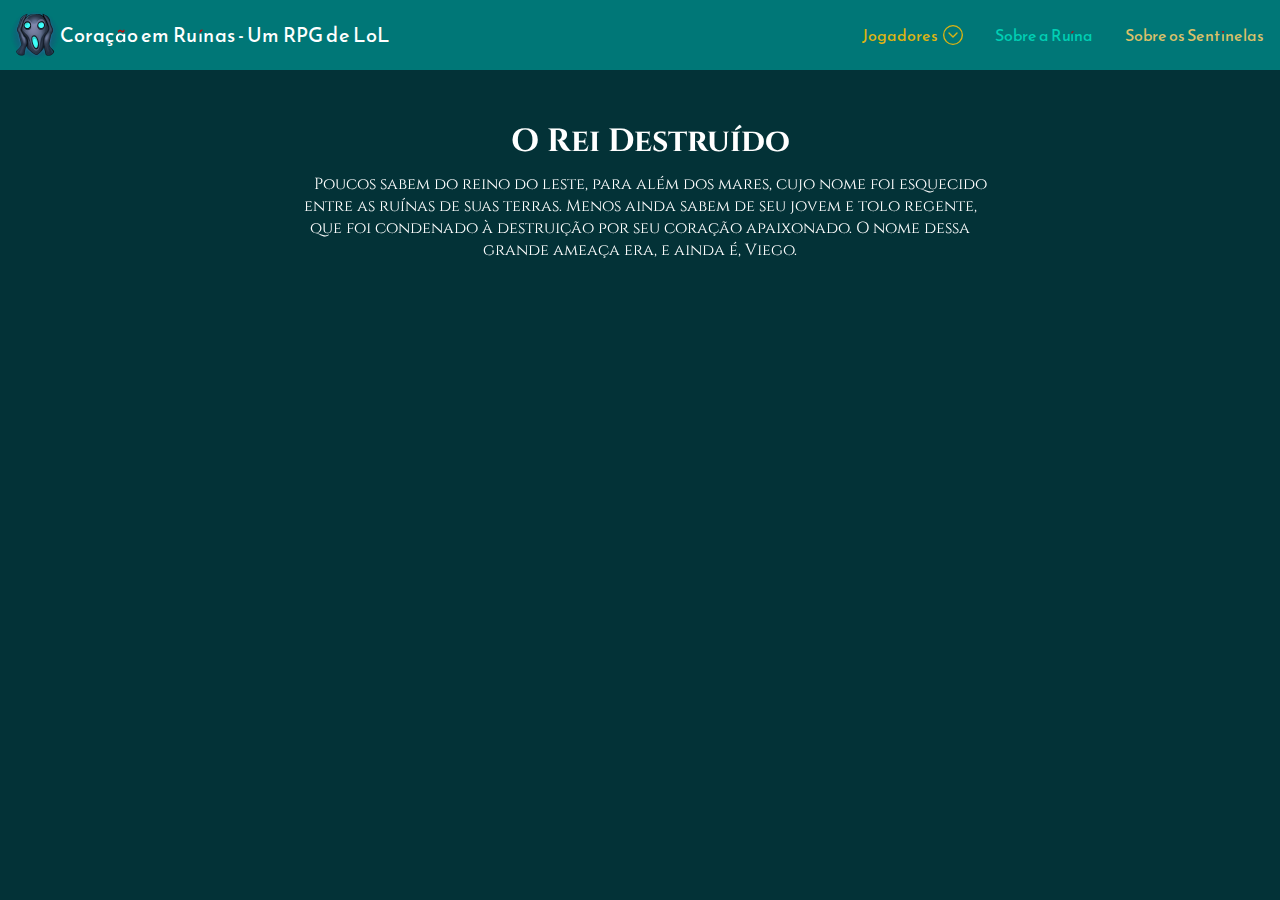
<file: index.html>
<!DOCTYPE html>
<html lang="pt-br">
<head>
    <meta charset="UTF-8">
    <meta http-equiv="X-UA-Compatible" content="IE=edge">
    <meta name="viewport" content="width=device-width, initial-scale=1.0">
    <title>Coração em Ruínas</title>
    <link rel="shortcut icon" href="images/favicon1.ico" type="image/x-icon">
    <link href="https://unpkg.com/aos@2.3.1/dist/aos.css" rel="stylesheet"> <!--CSS de animação JS-->
    <link rel="stylesheet" href="css/style.css">
    <link rel="stylesheet" href="css/idsclss.css">
    <link rel="stylesheet" href="css/unicss.css">
</head>
<body>

    <script src="https://unpkg.com/aos@2.3.1/dist/aos.js"></script>
    <script>
        AOS.init();
    </script> <!--JS de animação JS-->

    <header>
        <div>
            <img src="images/labelimg.png" alt="img" width="50px">
            <p>
                Coração em Ruínas - Um RPG de LoL
            </p>
        </div> 
        <nav>
            <ul>
                <li id="jgs"><span id="gamb">Jogadores <img src="svg/down.svg" alt="down" width="20px"></span>
                    <ul>
                        <li><a href="html/jogadores/akshan.html">Akshan</a></li>
                        <li><a href="html/jogadores/jinx.html">Jinx</a></li>
                        <li><a href="html/jogadores/lux.html">Lux</a></li>
                        <li><a href="html/jogadores/ogaih.html">ogaiH</a></li>
                        <li><a href="html/jogadores/sett.html">Sett</a></li>
                        <li><a href="html/jogadores/vayne.html">Vayne</a></li>
                        <li><a href="html/jogadores/yasuo.html">Yasuo</a></li>
                    </ul>
                </li>
                <li id="sobrui"><a href="html/sobrearuina.html">Sobre a Ruína</a></li>
                <li id="sobsent"><a href="html/sobreossentinelas.html">Sobre os Sentinelas</a></li>
            </ul>
        </nav>
    </header>
    <main>
        <section id="firtxt" data-aos="fade-up" data-aos-duration="1500">
            <h1>O Rei Destruído</h1>
            <p>Poucos sabem do reino do leste, para além dos mares, cujo nome foi esquecido entre as ruínas de suas terras. Menos ainda sabem de seu jovem e tolo regente, que foi condenado à destruição por seu coração apaixonado. O nome dessa grande ameaça era, e ainda é, Viego.
            </p>
        </section>
    </main>
    <footer>

    </footer>
</body>
</html>
</file>
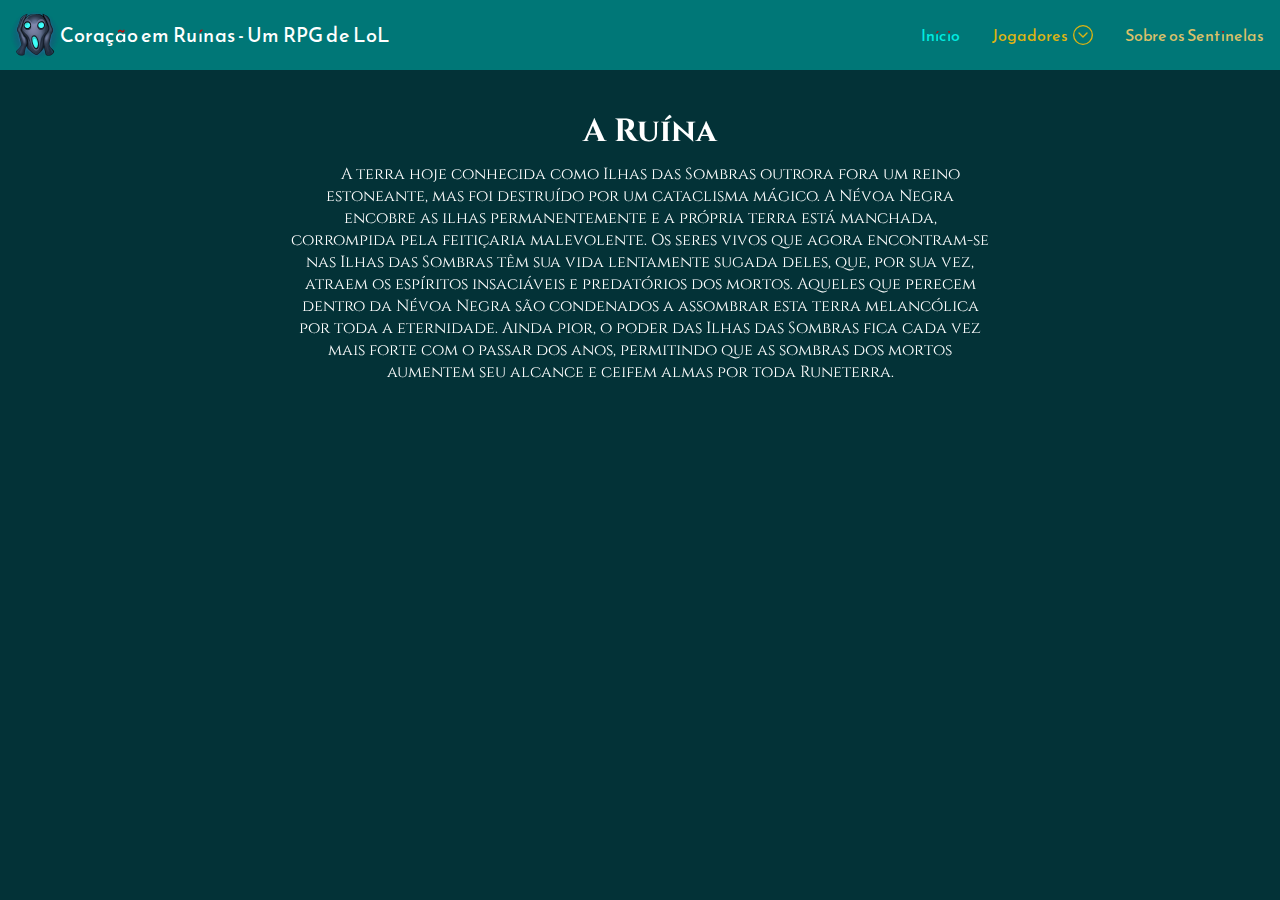
<file: html/sobrearuina.html>
<!DOCTYPE html>
<html lang="pt-br">
<head>
    <meta charset="UTF-8">
    <meta http-equiv="X-UA-Compatible" content="IE=edge">
    <meta name="viewport" content="width=device-width, initial-scale=1.0">
    <title>Coração em Ruínas</title>
    <link rel="shortcut icon" href="../images/favicon1.ico" type="image/x-icon">
    <link href="https://unpkg.com/aos@2.3.1/dist/aos.css" rel="stylesheet"> <!--CSS de animação JS-->
    <link rel="stylesheet" href="../unicss.css">
    <style>
            @charset "UTF-8";

            body {
                background-color: #033237;
            }

            header {
                background-color: #007777;
            }

            h1 {
                text-align: center;
                font-family: "Cinzel";
            }

            #firtxt {
                width: 700px;
                padding: 20px;
                margin: 20px auto;

                display: flex;
                flex-direction: column;
                gap: 10px;

                text-align: center;
                text-indent: 20px;
            }

            #firtxt p {
                font-family: "Cinzel";
            }
    </style>
</head>
<body>

    <script src="https://unpkg.com/aos@2.3.1/dist/aos.js"></script>
    <script>
        AOS.init();
    </script> <!--JS de animação JS-->

    <header>
        <div>
            <img src="../images/labelimg.png" alt="img" width="50px">
            <p>
                Coração em Ruínas - Um RPG de LoL
            </p>
        </div> 
        <nav>
            <ul>
                <li id="ini"><a href="../../index.html">Início</a></li>
                <li id="jgs"><span id="gamb">Jogadores <img src="../svg/down.svg" alt="down" width="20px"></span>
                    <ul>
                        <li><a href="jogadores/akshan.html">Akshan</a></li>
                        <li><a href="jogadores/jinx.html">Jinx</a></li>
                        <li><a href="jogadores/lux.html">Lux</a></li>
                        <li><a href="jogadores/ogaih.html">ogaiH</a></li>
                        <li><a href="jogadores/sett.html">Sett</a></li>
                        <li><a href="jogadores/vayne.html">Vayne</a></li>
                        <li><a href="jogadores/yasuo.html">Yasuo</a></li>
                    </ul>
                </li>
                <li id="sobsent"><a href="sobreossentinelas.html">Sobre os Sentinelas</a></li>
            </ul>
        </nav>
    </header>
    <main>
        <section id="firtxt" data-aos="fade-up" data-aos-duration="1500">
            <h1>A Ruína</h1>
            <p>A terra hoje conhecida como Ilhas das Sombras outrora fora um reino estoneante, mas foi destruído por um cataclisma mágico. A Névoa Negra encobre as ilhas permanentemente e a própria terra está manchada, corrompida pela feitiçaria malevolente. Os seres vivos que agora encontram-se nas Ilhas das Sombras têm sua vida lentamente sugada deles, que, por sua vez, atraem os espíritos insaciáveis e predatórios dos mortos. Aqueles que perecem dentro da Névoa Negra são condenados a assombrar esta terra melancólica por toda a eternidade. Ainda pior, o poder das Ilhas das Sombras fica cada vez mais forte com o passar dos anos, permitindo que as sombras dos mortos aumentem seu alcance e ceifem almas por toda Runeterra.</p>
        </section>
    </main>
    <footer>

    </footer>
</body>
</html>
</file>
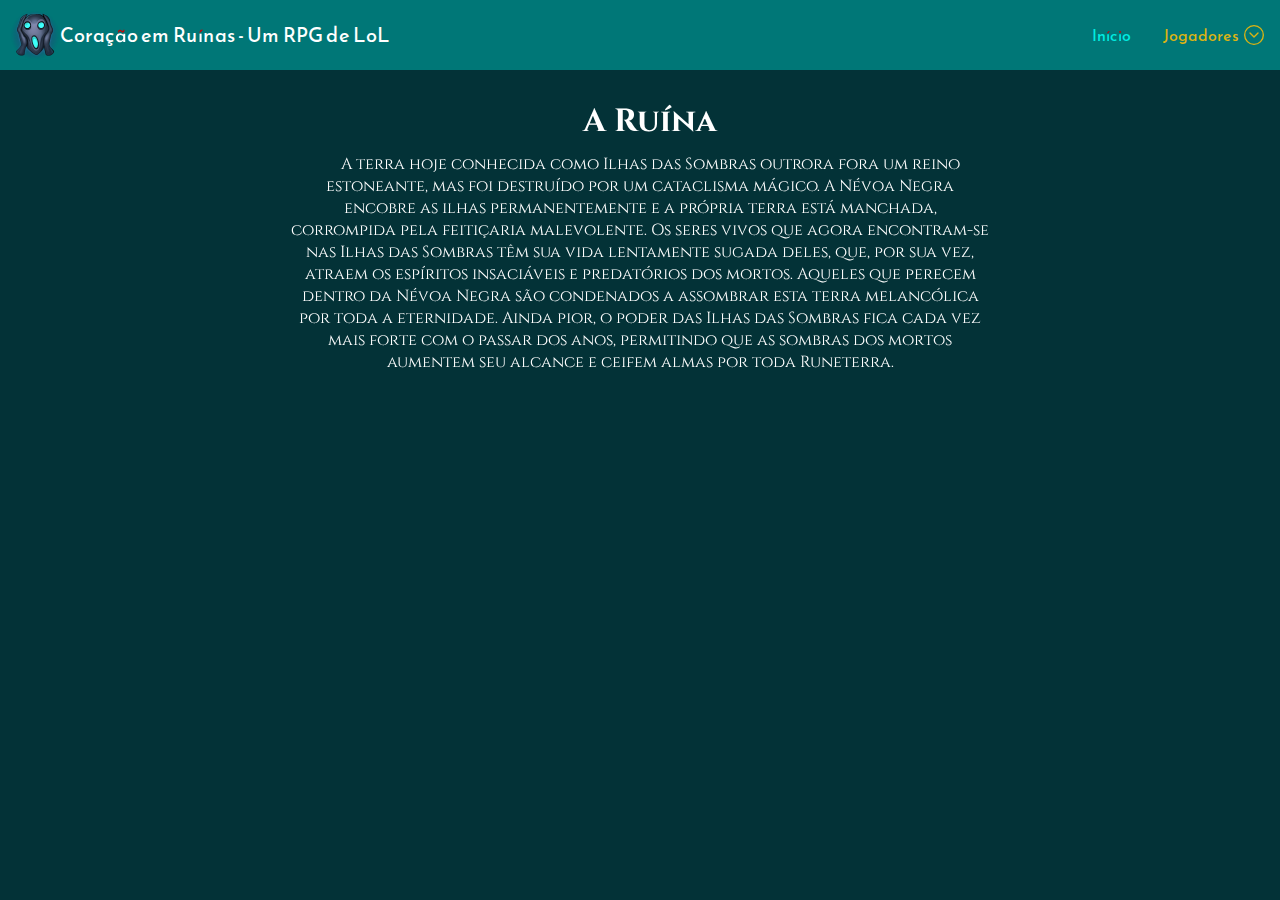
<file: html/sobreossentinelas.html>
<!DOCTYPE html>
<html lang="pt-br">
<head>
    <meta charset="UTF-8">
    <meta http-equiv="X-UA-Compatible" content="IE=edge">
    <meta name="viewport" content="width=device-width, initial-scale=1.0">
    <title>Coração em Ruínas</title>
    <link rel="shortcut icon" href="../images/favicon1.ico" type="image/x-icon">
    <link href="https://unpkg.com/aos@2.3.1/dist/aos.css" rel="stylesheet"> <!--CSS de animação JS-->
    <link rel="stylesheet" href="../unicss.css">
    <style>
            @charset "UTF-8";

            body {
                background-color: #033237;
            }

            header {
                background-color: #007777;
            }

            h1 {
                text-align: center;
                font-family: "Cinzel";
            }

            #firtxt {
                width: 700px;
                padding: 20px;
                margin: 10px auto;

                display: flex;
                flex-direction: column;
                gap: 10px;

                text-align: center;
                text-indent: 20px;
            }

            #firtxt p {
                font-family: "Cinzel";
            }
    </style>
</head>
<body>

    <script src="https://unpkg.com/aos@2.3.1/dist/aos.js"></script>
    <script>
        AOS.init();
    </script> <!--JS de animação JS-->

    <header>
        <div>
            <img src="../images/labelimg.png" alt="img" width="50px">
            <p>
                Coração em Ruínas - Um RPG de LoL
            </p>
        </div> 
        <nav>
            <ul>
                <li id="ini"><a href="../index.html">Início</a></li>
                <li id="jgs"><span id="gamb">Jogadores <img src="../svg/down.svg" alt="down" width="20px"></span>
                    <ul>
                        <li><a href="jogadores/akshan.html">Akshan</a></li>
                        <li><a href="jogadores/jinx.html">Jinx</a></li>
                        <li><a href="jogadores/lux.html">Lux</a></li>
                        <li><a href="jogadores/ogaih.html">ogaiH</a></li>
                        <li><a href="jogadores/sett.html">Sett</a></li>
                        <li><a href="jogadores/vayne.html">Vayne</a></li>
                        <li><a href="jogadores/yasuo.html">Yasuo</a></li>
                    </ul>
                </li>
            </ul>
        </nav>
    </header>
    <main>
        <section id="firtxt" data-aos="fade-up" data-aos-duration="1500">
            <h1>A Ruína</h1>
            <p>A terra hoje conhecida como Ilhas das Sombras outrora fora um reino estoneante, mas foi destruído por um cataclisma mágico. A Névoa Negra encobre as ilhas permanentemente e a própria terra está manchada, corrompida pela feitiçaria malevolente. Os seres vivos que agora encontram-se nas Ilhas das Sombras têm sua vida lentamente sugada deles, que, por sua vez, atraem os espíritos insaciáveis e predatórios dos mortos. Aqueles que perecem dentro da Névoa Negra são condenados a assombrar esta terra melancólica por toda a eternidade. Ainda pior, o poder das Ilhas das Sombras fica cada vez mais forte com o passar dos anos, permitindo que as sombras dos mortos aumentem seu alcance e ceifem almas por toda Runeterra.</p>
        </section>
    </main>
    <footer>

    </footer>
</body>
</html>
</file>
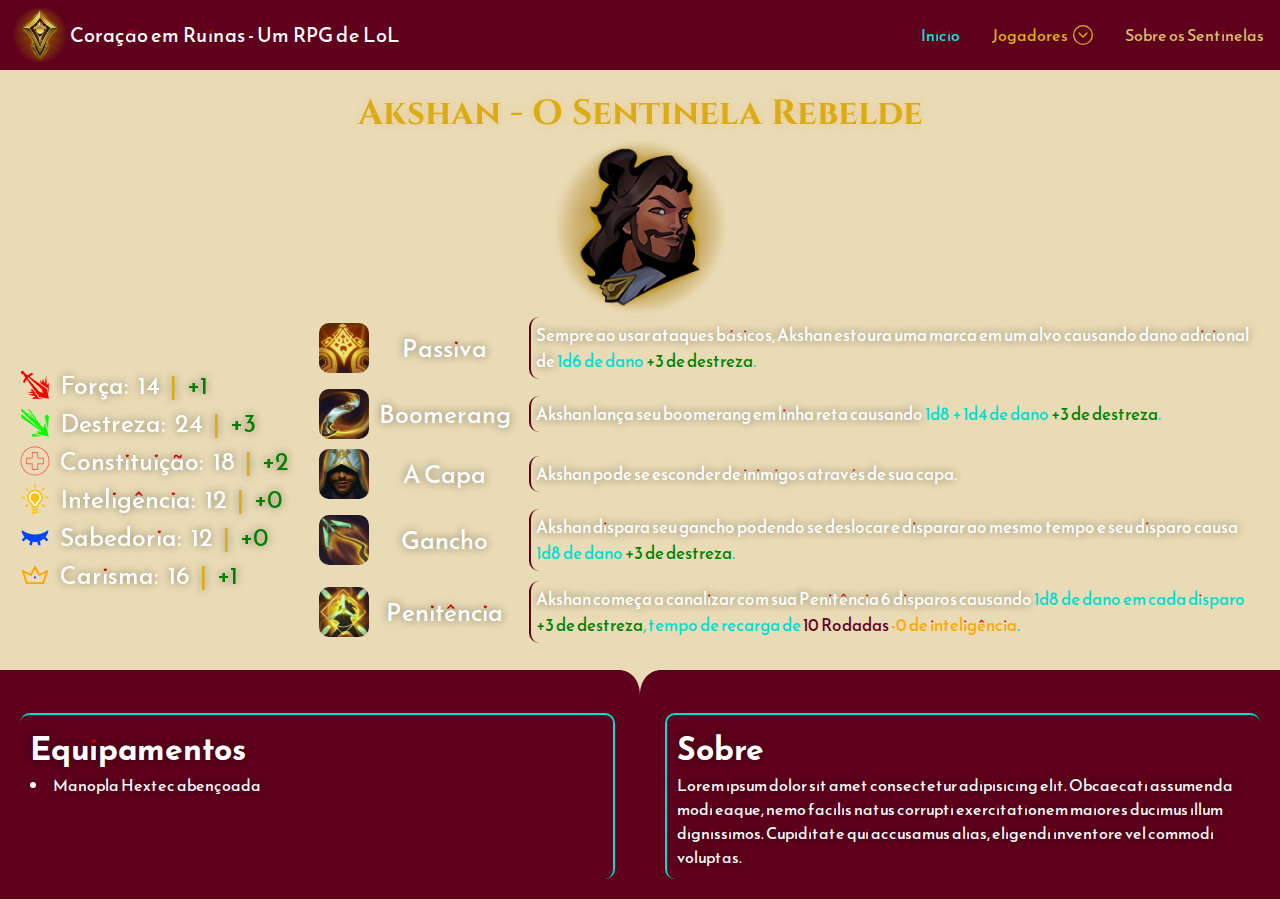
<file: html/jogadores/akshan.html>
<!DOCTYPE html>
<html lang="pt-br">
<head>
    <meta charset="UTF-8">
    <meta http-equiv="X-UA-Compatible" content="IE=edge">
    <meta name="viewport" content="width=device-width, initial-scale=1.0">
    <title>Coração em Ruínas</title>
    <link rel="shortcut icon" href="../../images/favicon1.ico" type="image/x-icon">
    <link href="https://unpkg.com/aos@2.3.1/dist/aos.css" rel="stylesheet"> <!--CSS de animação JS-->
    <link rel="stylesheet" href="../../css/unicss.css">
    <link rel="stylesheet" href="../../css/jogs.css">
    <link rel="stylesheet" href="../../css/sent.css">
</head>
<body>

    <script src="script.js" defer></script>
    <script src="https://unpkg.com/aos@2.3.1/dist/aos.js"></script>
    <script>
        AOS.init();
    </script> <!--JS de animação JS-->

    <header>
        <div>
            <img src="../../images/labelimgS.png" alt="img" width="60px">
            <p>
                Coração em Ruínas - Um RPG de LoL
            </p>
        </div> 
        <nav>
            <ul>
                <li id="ini"><a href="../../index.html">Início</a></li>
                <li id="jgs"><span id="gamb">Jogadores <img src="../../svg/down.svg" alt="down" width="20px"></span>
                    <ul>
                        <li><a href="jinx.html">Jinx</a></li>
                        <li><a href="lux.html">Lux</a></li>
                        <li><a href="ogaih.html">ogaiH</a></li>
                        <li><a href="sett.html">Sett</a></li>
                        <li><a href="vayne.html">Vayne</a></li>
                        <li><a href="yasuo.html">Yasuo</a></li>
                    </ul>
                </li>
                <li id="sobsent"><a href="sobreossentinelas.html">Sobre os Sentinelas</a></li>
            </ul>
        </nav>
    </header>
    <main>
        <section id="sec1">
            <section id="pres" data-aos="fade-up" data-aos-duration="1500">
                <h1>Akshan - O Sentinela Rebelde</h1>
                <img src="../../images/akshan/emoaks.png" alt="akshan" width="180px">
            </section>
            <div id="info">
                <section id="atri" data-aos="fade-up" data-aos-duration="1500">
                    <div>
                        <img src="../../svg/for.svg" alt="for" width="30px">Força: <p id="for">14</p> <span>|</span> <p id="forM"></p>
                    </div>
                    <div>
                        <img src="../../svg/des.svg" alt="des" width="30px">Destreza: <p id="des">24</p> <span>|</span> <p id="desM"></p>
                    </div>
                    <div>
                        <img src="../../svg/con.svg" alt="con" width="30px">Constituição: <p id="con">18</p> <span>|</span> <p id="conM"></p>
                    </div>
                    <div>
                        <img src="../../svg/int.svg" alt="int" width="30px">Inteligência: <p id="int">12</p> <span>|</span> <p id="intM"></p>
                    </div>
                    <div>
                        <img src="../../svg/sab.svg" alt="sab" width="30px">Sabedoria: <p id="sab">12</p> <span>|</span> <p id="sabM"></p>
                    </div>
                    <div>
                        <img src="../../svg/car.svg" alt="car" width="30px">Carisma: <p id="car">16</p> <span>|</span> <p id="carM"></p>
                    </div>
                </section>
                <section id="habilidades">
                    <div>
                        <div class="tithab"><img src="../../images/akshan/P.png" alt="P"><span>Passiva</span></div> <div class="infohab">
                            <br> <span class="border">
                                Sempre ao usar ataques básicos, Akshan estoura uma marca em um alvo causando dano adicional de <span class="aplicAtrib">1d6 de dano <span id="mdes"></span>.</span>
                        </div>
                        </span>
                    </div>
                    <div>
                        <div class="tithab"><img src="../../images/akshan/Q.png" alt="Q"><span>Boomerang</span></div> <div class="infohab">
                            <br> <span class="border">Akshan lança seu boomerang em linha reta causando <span class="aplicAtrib">1d8 + 1d4 de dano <span id="mdes2"></span>.</span></span>
                                            </div>
                        </div>
                    <div>
                        <div class="tithab"><img src="../../images/akshan/W.png" alt="W"><span>A Capa</span></div> <div class="infohab">
                            <br><span class="border">
                                Akshan pode se esconder de inimigos através de sua capa.
                            </span>
                        </div>
                    </div>
                    <div>
                        <div class="tithab"><img src="../../images/akshan/E.png" alt="E"> <span>Gancho</span></div> <div class="infohab">
                            <br> <span class="border">Akshan dispara seu gancho podendo se deslocar e disparar ao mesmo tempo e seu disparo causa <span class="aplicAtrib">1d8 de dano <span id="mdes3"></span>.</span></span></div>
                        </div>
                    <div>
                        <div class="tithab"><img src="../../images/akshan/R.png" alt="R"> <span>Penitência</span></div> <div class="infohab">
                            <br><span class="border">Akshan começa a canalizar com sua Penitência 6 disparos causando <span class="aplicAtrib">1d8 de dano em cada disparo <span id="mdes4"></span>, tempo de recarga de <span class="cd">10 Rodadas <span id="mint"></span></span>.</span></span>
                        </div>
                    </div>
                </section>
            </div>
        </section>
        <section id="outrasinfo">
            <div>
                <div id="separador">
                    <svg data-name="Layer 1" xmlns="http://www.w3.org/2000/svg" viewBox="0 0 1200 120" preserveAspectRatio="none">
                        <rect x="1200" height="3.6"></rect>
                        <rect height="3.6"></rect>
                        <path d="M0,0V3.6H580.08c11,0,19.92,5.09,19.92,13.2,0-8.14,8.88-13.2,19.92-13.2H1200V0Z" class="shape-fill"></path>
                    </svg>
                </div>
            </div>
            <div id="infos">
                <div id="equipamentos">
                    <h1>Equipamentos</h1>
                    <ul>
                        <li>Manopla Hextec abençoada</li>
                    </ul>
                </div>
                <div id="sobre">
                    <h1>Sobre</h1>
                    <p>Lorem ipsum dolor sit amet consectetur adipisicing elit. Obcaecati assumenda modi eaque, nemo facilis natus corrupti exercitationem maiores ducimus illum dignissimos. Cupiditate qui accusamus alias, eligendi inventore vel commodi voluptas.</p>
                </div>
            </div>
        </section>
    </main>
    <footer>

    </footer>
    <span id="mint" style="display: none"></span>
    <span id="mfor" style="display: none"></span>
    <span id="msab" style="display: none"></span>
    <span id="mcar" style="display: none"></span>
    <span id="mcon" style="display: none"></span>
</body>
</html>
</file>
<file: css/style.css>
@charset "UTF-8";

body {
    background-color: #033237;
}

header {
    background-color: #007777;
}

h1 {
    text-align: center;
    font-family: "Cinzel";
}
</file>
<file: css/idsclss.css>
#firtxt {
    width: 700px;
    padding: 20px;
    margin: 30px auto;

    display: flex;
    flex-direction: column;
    gap: 10px;

    text-align: center;
    text-indent: 20px;
}

#firtxt p {
    font-family: "Cinzel";
}
</file>
<file: css/unicss.css>
@import url('https://fonts.googleapis.com/css2?family=Reem+Kufi+Fun&display=swap');
@import url('https://fonts.googleapis.com/css2?family=Cinzel&display=swap');

* {
    padding: 0;
    margin: 0;

    text-decoration: none;
    font-family: "Reem Kufi Fun";
    color: white;
}

:root {
    --color: #02A8B1;
    --color: #0C333E;
    --color: #ddb412;
    --color: #dbc16a;
    --color: #5f001d;
}

#ini a {
    color: #00ece1;
}

#ini:hover {
    border: 1px solid #00ece1;
    background-color: #009985;
    box-shadow: 4px 4px 20px 1px rgb(0 158 105);
}

#gamb {
    display: flex;
    flex-direction: row;
    align-items: center;
    gap: 5px;
    color: #ddb412;
}

header {
    display: flex;
    flex-direction: row;
    justify-content: space-between;
    align-items: center;
    padding: 10px;
    height: 50px;
}

header div p {
    color: white;
    font-size: 20px;
}

header div {
    display: flex;
    flex-direction: row;
    justify-content: space-between;
    align-items: center;
}

nav ul {
    display: flex;
    flex-direction: row;
    justify-content: space-between;
    align-items: center;
    gap: 20px;
    list-style: none;
}

nav ul li {
    position: relative;
    transition: 0.6s;
    cursor: pointer;
    padding: 6px;
    text-align: center;
}

nav ul li:hover {
    border-radius: 20px 0px;
    box-shadow: 4px 4px 15px 1px rgba(0, 0, 0, 0.411);
    padding: 10px;
    border: 1px solid #f8c600;
}

nav ul li ul li:hover {
    padding: 8px;
}

nav ul li ul{
    margin: 11px auto auto -11px;
    background-image: linear-gradient(to bottom, #ecc543, #02A8B1);
    border: 1px solid #f8c600;
}

nav ul li ul li a:hover{
    transition: 1s;
    color: #095fff;
}

nav ul li a{
    display: inline-block;
}

nav ul ul{
    display: none;
    box-shadow: 4px 4px 15px 1px rgba(0, 0, 0, 0.411);
    position: absolute;
    padding: 10px;
    border-radius: 0px 20px;
    z-index: 17;
}

nav ul ul li a{
    border-radius: 0px 20px;
    justify-content: center;
    
}

nav ul li:hover ul{
    display: block;
    
}

nav ul li a{
    display: block;
}

#sobsent a{
    color: #dbc16a;
}

#sobsent:hover {
    box-shadow: 4px 4px 20px 1px rgb(158, 134, 0);
    background-color: #a57e00;
}

#sobrui a{
    color: #00cfb4;
}

#sobrui:hover {
    border: 1px solid #00ece1;
    background-color: #009985;
    box-shadow: 4px 4px 20px 1px rgb(0 158 105);
}

#jgs:hover {
    box-shadow: 4px 4px 20px 1px rgb(158, 134, 0);
    background-color: #a57e00;
}
</file>
<file: unicss.css>
@import url('https://fonts.googleapis.com/css2?family=Reem+Kufi+Fun&display=swap');
@import url('https://fonts.googleapis.com/css2?family=Cinzel&display=swap');

* {
    padding: 0;
    margin: 0;

    list-style: none;
    text-decoration: none;
    font-family: "Reem Kufi Fun";
    color: white;
}


:root {
    --color: #02A8B1;
    --color: #0C333E;
    --color: #ddb412;
    --color: #dbc16a;
}

#ini a {
    color: #00ece1;
}

#ini:hover {
    border: 1px solid #00ece1;
    background-color: #009985;
    box-shadow: 4px 4px 20px 1px rgb(0 158 105);
}

#gamb {
    display: flex;
    flex-direction: row;
    align-items: center;
    gap: 5px;
    color: #ddb412;
}

header {
    display: flex;
    flex-direction: row;
    justify-content: space-between;
    align-items: center;
    padding: 10px;
}

header div p {
    color: white;
    font-size: 20px;
}

header div {
    display: flex;
    flex-direction: row;
    justify-content: space-between;
    align-items: center;
}

nav ul {
    display: flex;
    flex-direction: row;
    justify-content: space-between;
    align-items: center;
    gap: 20px;
}

nav ul li {
    position: relative;
    transition: 0.6s;
    cursor: pointer;
    padding: 6px;
    text-align: center;
}

nav ul li:hover {
    border-radius: 20px 0px;
    box-shadow: 4px 4px 15px 1px rgba(0, 0, 0, 0.411);
    padding: 10px;
    border: 1px solid #f8c600;
}

nav ul li ul li:hover {
    padding: 8px;
}

nav ul li ul{
    margin: 11px auto auto -11px;
    background-image: linear-gradient(to bottom, #ecc543, #02A8B1);
    border: 1px solid #f8c600;
}

nav ul li ul li a:hover{
    transition: 1s;
    color: #095fff;
}

nav ul li a{
    display: inline-block;
}

nav ul ul{
    display: none;
    box-shadow: 4px 4px 15px 1px rgba(0, 0, 0, 0.411);
    position: absolute;
    padding: 10px;
    border-radius: 0px 20px;
    z-index: 17;
}

nav ul ul li a{
    border-radius: 0px 20px;
    justify-content: center;
    
}

nav ul li:hover ul{
    display: block;
    
}

nav ul li a{
    display: block;
}

#sobsent a{
    color: #dbc16a;
}

#sobsent:hover {
    box-shadow: 4px 4px 20px 1px rgb(158, 134, 0);
    background-color: #a57e00;
}

#sobrui a{
    color: #00cfb4;
}

#sobrui:hover {
    border: 1px solid #00ece1;
    background-color: #009985;
    box-shadow: 4px 4px 20px 1px rgb(0 158 105);
}

#jgs:hover {
    box-shadow: 4px 4px 20px 1px rgb(158, 134, 0);
    background-color: #a57e00;
}
</file>
<file: css/jogs.css>
@charset "UTF-8";

.aplicAtrib {
    color: #00ddd2;
    text-shadow: 1px 1px 1px transparent;
}

.infohab {
    width: 100%;
}

.tithab {
    min-width: 190px;
}

.tithab span{
    margin: auto;
}

#pres h1{
    text-align: center;
    font-size: 35px;
    font-family: "Cinzel";
    color: #daab12;
    text-shadow: 0px 0px 10px rgba(255, 136, 0, 0.23);
}

#pres {
    display: flex;
    flex-direction: column;
    align-items: center;
}

main {
    display: flex;
    flex-direction: column;
    align-items: center;

} 

#sec1 {
    padding: 20px;
    margin: auto;
}

#atri {
    display: flex;
    flex-direction: column;
    align-items: flex-start;
}

#atri span {
    color: #daab12;
}

#atri div{
    display: flex;
    flex-direction: row;
    align-items: center;
    gap: 10px;
    
}

#habilidades div img {
    width: 50px;
    border-radius: 10px;
}

#habilidades {
    display: flex;
    flex-direction: column;
    gap: 10px;
    

}

#habilidades div {
    display: flex;
    flex-direction: row;
    align-items: center;
    gap: 10px;
    
}

.border {
    font-size: 17px;
    border-left: 2px solid #5f001d;
    border-radius: 10px;
    padding: 5px;
}

.cd {
    color: #5f001d;
}

#info {
    display: flex;
    flex-direction: row;
    align-items: center;
    gap: 30px;
    font-size: 25px;
    text-shadow: 0px 0px 10px rgba(0, 0, 0, 0.486);
}

#outrasinfo {
    display: flex;
    flex-direction: column;
    text-shadow: 0px 0px 10px rgba(0, 0, 0, 0.486);
    background-color: #5F001D;
}

#infos {
    display: flex;
    flex-direction: row;
    gap: 50px;
    margin-top: -200px;
    padding: 20px;
}

#equipamentos {
    list-style-position: inside;
    padding: 10px;
    width: 100%;
    border: 2px solid #00ddd2;
    border-radius: 10px;
    border-left: none;
    border-bottom: none;
}

#sobre {
    padding: 10px;
    width: 100%;
    border: 2px solid #00ddd2;
    border-radius: 10px;
    border-right: none;
    border-bottom: none;
}

#separador svg {
    display: block;
    width: 100%;
    height: 230px;
}

#separador .shape-fill {
    fill: #E9DBB5;
}
</file>
<file: css/sent.css>
body {
    background-color: #E9DBB5;
}

header {
    background-color: #5f001d;
} 

::-webkit-scrollbar {
    width: 10px;
}

::-webkit-scrollbar-track {
    background-color: rgb(190, 190, 190);
    box-shadow: 0 0 10px rgba(0, 0, 0, 0.25);
}

::-webkit-scrollbar-thumb {
    border-radius: 5px;
    background-color: #dbc16a;
}

::-webkit-scrollbar-thumb:hover {
    background-color: #ddb412;
}
</file>
